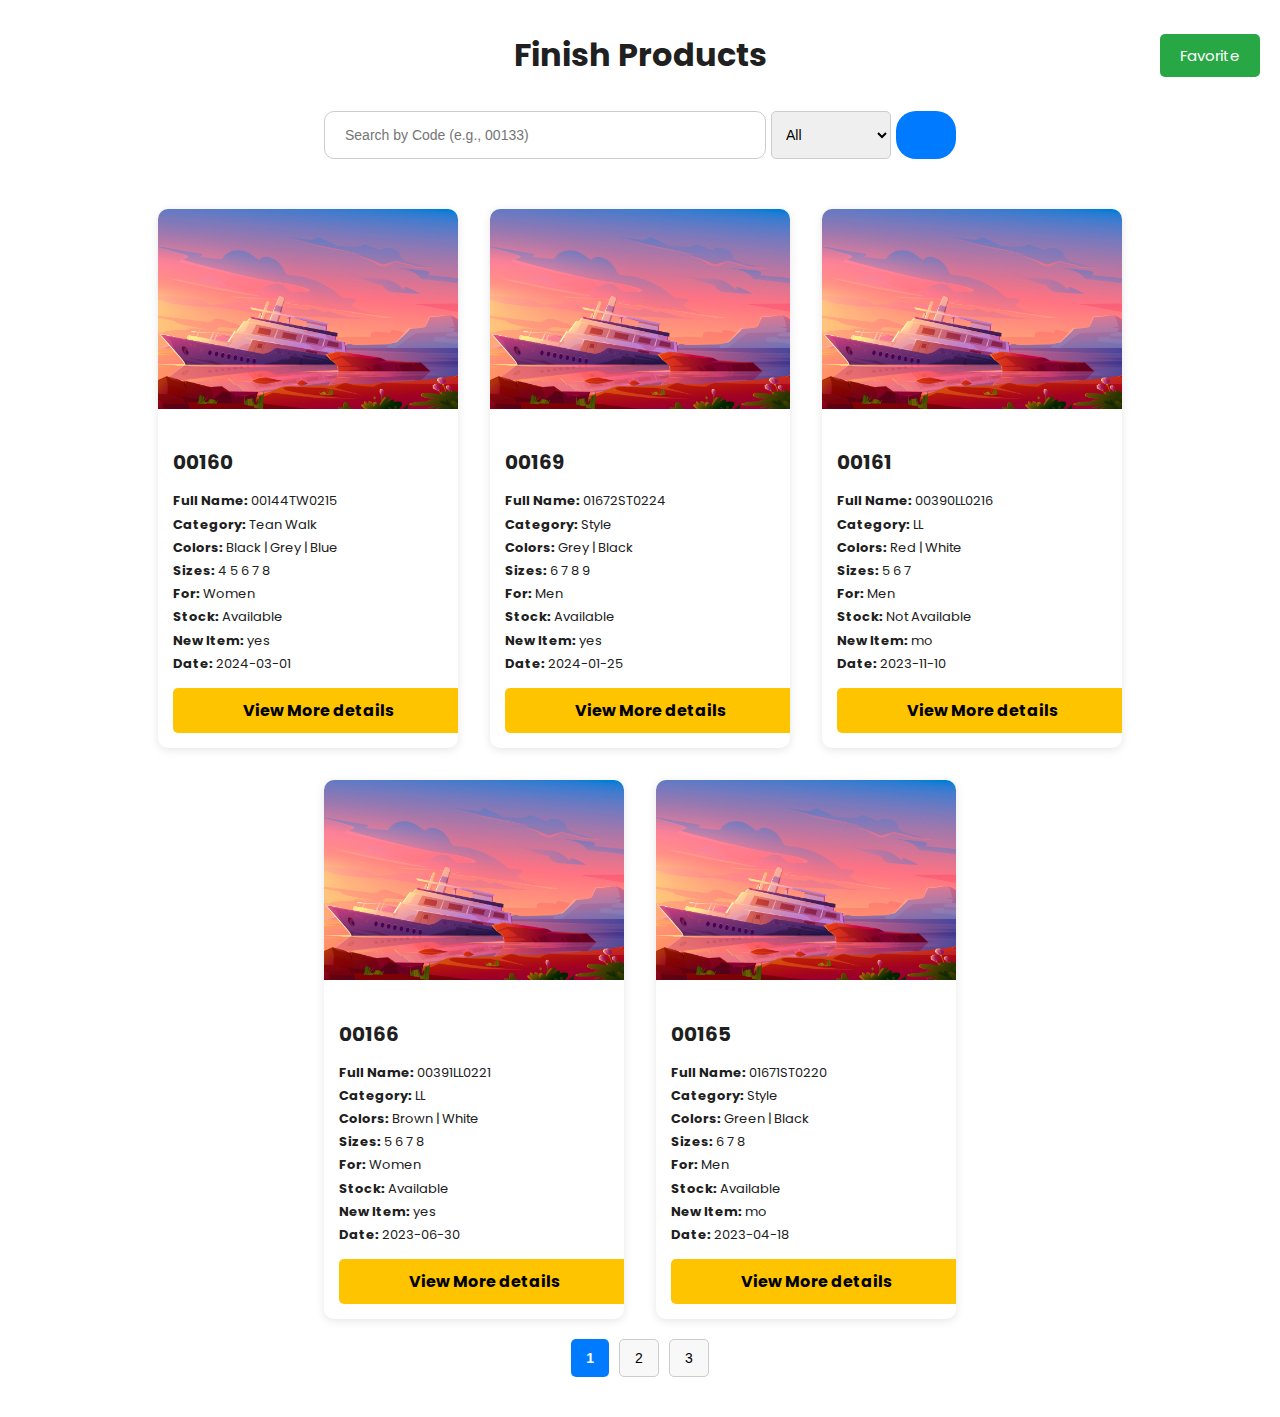
<file: index.html>
<!DOCTYPE html>
<html lang="en">
<head>
  <meta charset="UTF-8" />
  <meta name="viewport" content="width=device-width, initial-scale=1.0"/>
  <title>Item Search</title>
  <link rel="stylesheet" href="style.css">
      <link rel="stylesheet" href="https://cdnjs.cloudflare.com/ajax/libs/font-awesome/6.0.0-beta2/css/all.min.css"
    integrity="sha512-YWzhKL2whUzgiheMoBFwW8CKV4qpHQAEuvilg9FAn5VJUDwKZZxkJNuGM4XkWuk94WCrrwslk8yWNGmY1EduTA=="
    crossorigin="anonymous" referrerpolicy="no-referrer" />
</head>
<body class="item-page">

  <header class="header">
    <h1 class="page-heading">Finish Products</h1>
    <a href="favorite.html" class="favorites-btn">Favorite <i class="fa-solid fa-heart"></i></a>
  </header>

  <div class="search-box">
    <input type="text" id="searchInput" class="search-input" placeholder="Search by Code (e.g., 00133)">
        <select id="categoryFilter" class="category-dropdown">
      <option value="">All</option>
    </select>
    <button class="clear-btn"><i class="fa-solid fa-trash"></i></button>
  </div>

  <div id="resultsContainer" class="item-grid"></div>
  <div id="notFound" class="no-results">No matching items found.</div>

  <script src="data.js"></script>
  <script src="script.js"></script>
</body>
</html>
</file>
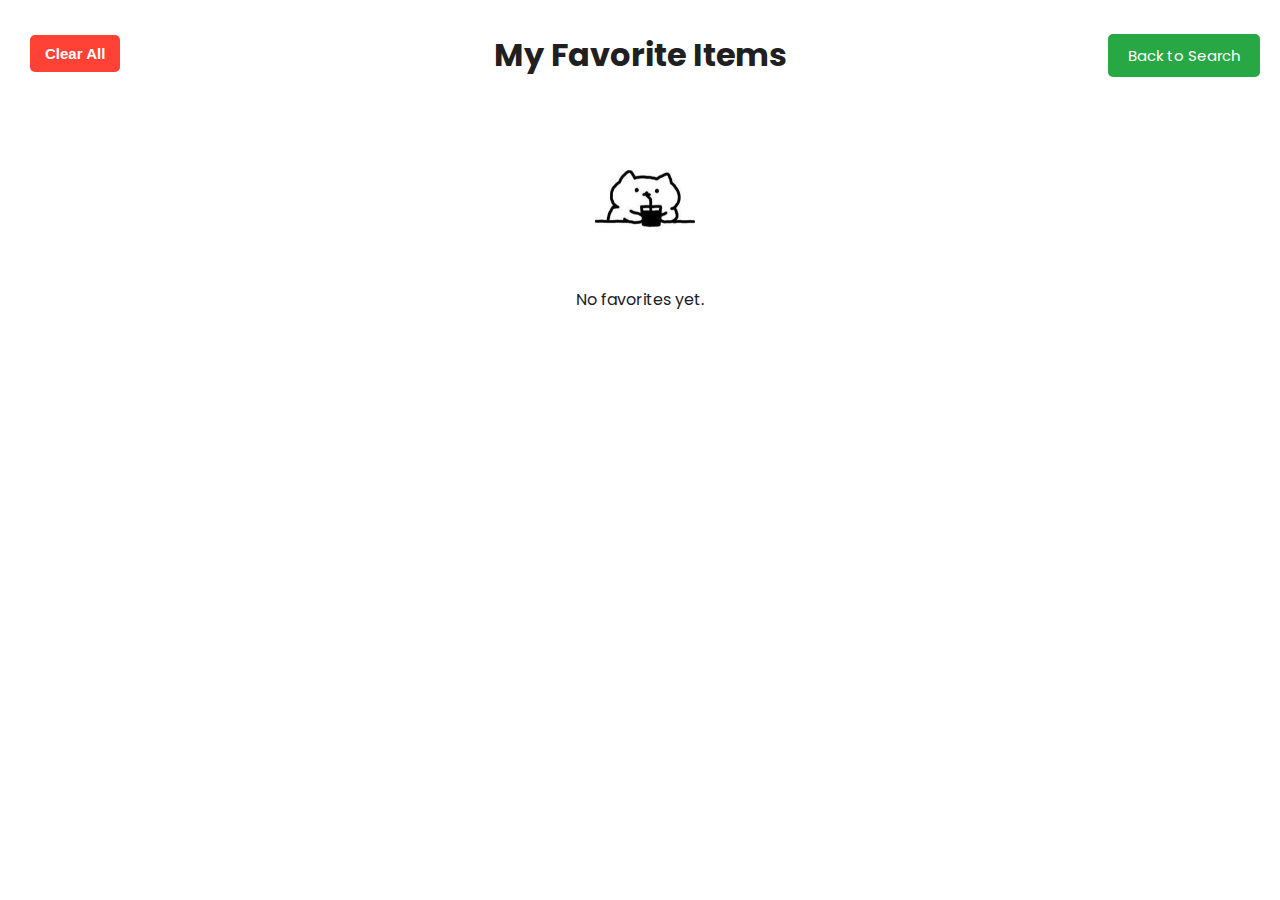
<file: favorite.html>
<!DOCTYPE html>
<html lang="en">
<head>
  <meta charset="UTF-8">
  <title>My Favorites</title>
  <link rel="stylesheet" href="style.css">
  <link rel="stylesheet" href="https://cdnjs.cloudflare.com/ajax/libs/font-awesome/6.5.0/css/all.min.css">
  <style>
    .remove-btn {
      background-color: #d7263d;
      color: white;
      padding: 8px 12px;
      margin: 10px auto 0;
      display: block;
      border: none;
      border-radius: 5px;
      cursor: pointer;
      font-weight: bold;
      text-align: center;
      width: 90%;
    }

    .remove-btn:hover {
      background-color: #a81c2b;
    }

    .clear-all-btn {
      position: absolute;
      left: 20px;
      top: 25px;
      background-color: #ff4136;
      color: white;
      padding: 10px 15px;
      border-radius: 5px;
      text-decoration: none;
      font-size: 15px;
      cursor: pointer;
    }

    .clear-all-btn:hover {
      background-color: #c7251b;
    }

    .logo-container {
      display: flex;
      justify-content: center;
      margin-top: 40px;
      margin-bottom: 20px;
    }

    .logo-container img {
      width: 100px;
      height: 100px;
      object-fit: contain;
    }

    .notification-toast {
      position: fixed;
      top: -50px;
      left: 50px;
      color: white;
      padding: 12px 20px;
      font-size: 14px;
      border-radius: 5px;
      z-index: 9999;
      transition: all 0.5s ease;
    }

    .notification-toast.show {
      top: 50px;
    }

    .notification-toast.success {
      background-color: #28a745;
    }

    .notification-toast.error {
      background-color: #d7263d;
    }

    @media screen and (max-width: 600px) {
      .clear-all-btn {
        position: static;
        margin: 10px auto;
        width: 90%;
        display: block;
        text-align: center;
      }

      .notification-toast {
        left: 10px;
        right: 10px;
        width: calc(100% - 20px);
      }
    }
  </style>
</head>
<body class="item-page">

  <header class="header">
    <h1 class="page-heading">My Favorite Items</h1>
    <a href="index.html" class="favorites-btn">Back to Search</a>
    <button class="clear-all-btn" onclick="clearAllFavorites()">Clear All</button>
  </header>

  <div class="logo-container">
    <img src="source/fv.jpg" alt="Web Logo">
  </div>

  <div id="favoritesContainer" class="item-grid"></div>

  <div id="toast" class="notification-toast"></div>

  <script>
    let favorites = JSON.parse(localStorage.getItem('favorites') || '[]');
    const container = document.getElementById('favoritesContainer');

    function showToast(message, type = 'success') {
      const toast = document.getElementById('toast');
      toast.textContent = message;
      toast.className = `notification-toast ${type} show`;
      setTimeout(() => {
        toast.classList.remove('show');
      }, 2500);
    }

    function saveFavorites(newFavorites) {
      localStorage.setItem('favorites', JSON.stringify(newFavorites));
    }

    function clearAllFavorites() {
      if (favorites.length > 0) {
        favorites = [];
        saveFavorites(favorites);
        renderFavorites();
        showToast('All favorites cleared.', 'error');
      }
    }

    function renderFavorites() {
      container.innerHTML = '';

      if (favorites.length === 0) {
        container.innerHTML = '<p style="text-align:center;">No favorites yet.</p>';
        return;
      }

      favorites.forEach(item => {
        const card = document.createElement('div');
        card.className = 'card';

        const newIcon = item.isNew ? '<span class="new">NEW</span>' : '';

        card.innerHTML = `
          <img src="${item.image}" alt="${item.name}">
          <div class="card-body">
            <div class="card-title-line">
              <h2 class="new-icon">${item.name} ${newIcon}</h2>
              <i class="fa-solid fa-heart favorite-icon" data-id="${item.name}"></i>
            </div>
            <p><strong>Full Name:</strong> ${item.fname}</p>
            <p><strong>Category:</strong> ${item.category}</p>
            <p><strong>Colors:</strong> ${item.colors}</p>
            <p><strong>Sizes:</strong> ${item.sizes}</p>
            <p><strong>For:</strong> ${item.forthe}</p>
            <p><strong>Stock:</strong> ${item.Stock}</p>
            <p><strong>Date:</strong> ${item.Date}</p>
            <a href="${item.link}" target="_blank" class="view-btn">${item.status}</a>
            <button class="remove-btn" data-id="${item.name}">Remove from Favorites</button>
          </div>
        `;

        container.appendChild(card);
      });

      document.querySelectorAll('.remove-btn').forEach(btn => {
        btn.addEventListener('click', () => {
          const name = btn.dataset.id;
          const index = favorites.findIndex(item => item.name === name);
          if (index !== -1) {
            favorites.splice(index, 1);
            saveFavorites(favorites);
            renderFavorites();
            showToast(`${name} removed from favorites`, 'error');
          }
        });
      });
    }

    renderFavorites();
  </script>
</body>
</html>
</file>
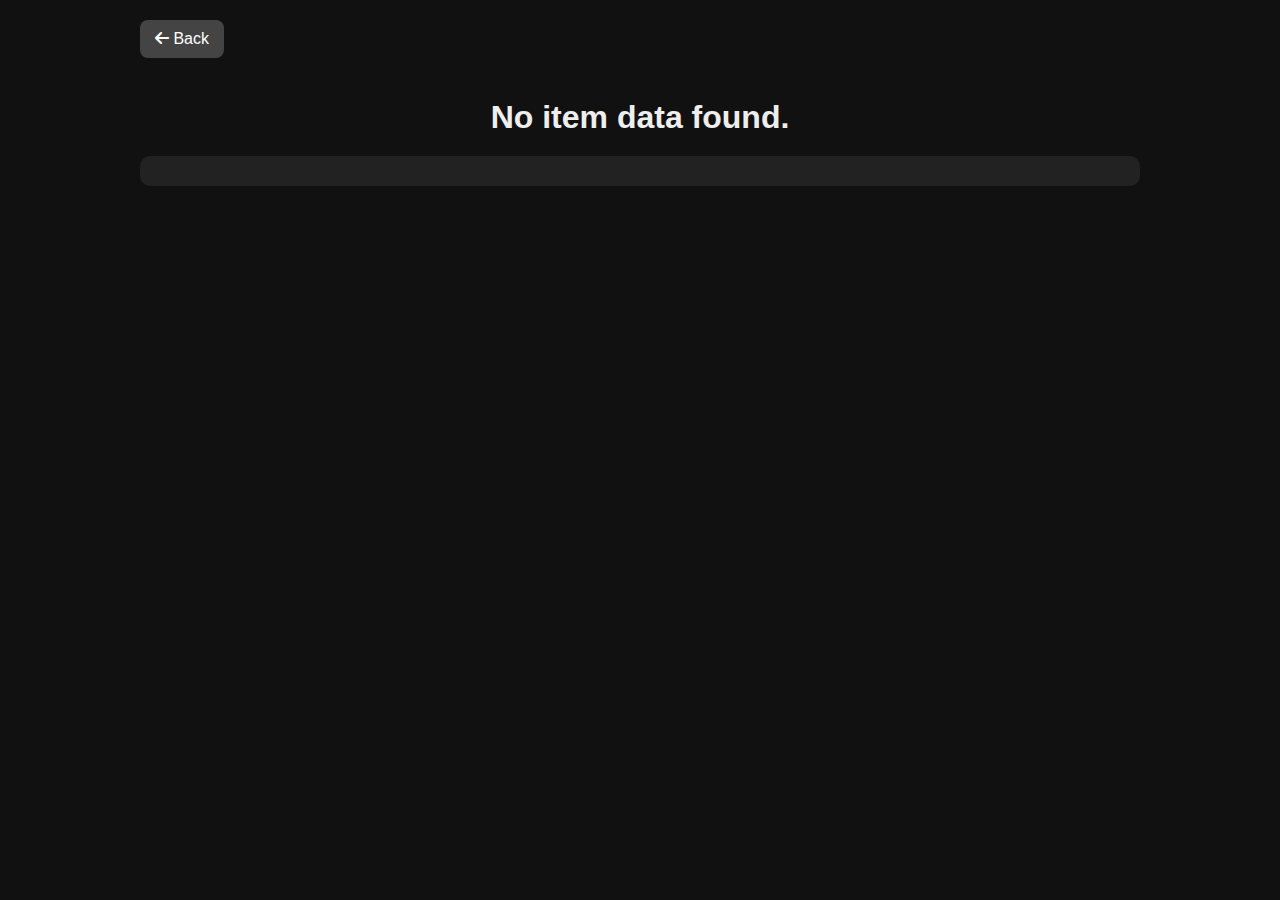
<file: template.html>
<!DOCTYPE html>
<html lang="en">
<head>
  <meta charset="UTF-8">
  <title>View Image</title>
  <link rel="stylesheet" href="viewimagestyle.css">
  <link rel="stylesheet" href="https://cdnjs.cloudflare.com/ajax/libs/font-awesome/6.5.0/css/all.min.css">
</head>
<body>
  <div class="container">
    <button class="back-btn" onclick="history.back()"><i class="fa-solid fa-arrow-left"></i> Back</button>
    <h1 id="itemTitle"></h1>
    <div id="itemDetails" class="details"></div>
    <div id="imageGallery" class="image-gallery"></div>
  </div>

  <script>
    const itemData = JSON.parse(localStorage.getItem('selectedItem'));
    const titleEl = document.getElementById('itemTitle');
    const detailsEl = document.getElementById('itemDetails');
    const galleryEl = document.getElementById('imageGallery');

    if (!itemData) {
      titleEl.textContent = 'No item data found.';
    } else {
      titleEl.textContent = itemData.name;

      // Item details
      detailsEl.innerHTML = `
        <p><strong>Full Name:</strong> ${itemData.fname}</p>
        <p><strong>Category:</strong> ${itemData.category}</p>
        <p><strong>Colors:</strong> ${itemData.colors}</p>
        <p><strong>Sizes:</strong> ${itemData.sizes}</p>
        <p><strong>For:</strong> ${itemData.forthe}</p>
        <p><strong>Stock:</strong> ${itemData.Stock}</p>
        <p><strong>Date:</strong> ${itemData.Date}</p>
      `;

      // Show all images
      const images = [];
      if (itemData.image) images.push(itemData.image);
      for (let i = 1; i <= 10; i++) {
        const key = `extraimage${i}`;
        if (itemData[key]) {
          images.push(itemData[key]);
        }
      }

      galleryEl.innerHTML = images.map(img => `
        <div class="image-wrapper">
          <img src="${img}" alt="Related Image">
        </div>
      `).join('');
    }
  </script>
</body>
</html>
</file>
<file: style.css>
/* Your original styling with improvements */
    @import url('https://fonts.googleapis.com/css2?family=Poppins:wght@600&display=swap');

    :root {
      --bg-color: #ffffff;
      --text-color: #202020;
      --accent-color: rgb(255, 196, 0);
      --button-color: #007BFF;
      --button-hover: #631010;
      --card-bg: white;
      --shadow: 0 2px 10px rgba(0,0,0,0.1);
    }

    .item-page {
      background-color: var(--bg-color);
      font-family: 'Poppins', sans-serif;
      color: var(--text-color);
      margin: 0;
      padding: 0;
    }

    .header {
      display: flex;
      flex-wrap: wrap;
      justify-content: center;
      align-items: center;
      padding: 10px;
      position: relative;
    }

    .page-heading {
      font-size: 2em;
    }

    .favorites-btn {
      position: absolute;
      right: 20px;
      background-color: #28a745;
      color: white;
      padding: 10px 20px;
      border-radius: 5px;
      text-decoration: none;
      font-size: 15px;
      transition: background-color 0.3s;
    }

    @media screen and (max-width: 600px) {
      .favorites-btn {
        position: static;
        margin-top: 10px;
        width: 100%;
        text-align: center;
      }
    }

    /* .favorites-btn:hover {
      background-color: #0b4e19;
    } */

    .search-box {
      display: flex;
      justify-content: center;
      margin: 0px auto 50px;
      flex-wrap: wrap;
      gap: 5px;
      padding: 0 0px;
    }

    .search-input {
      width: 400px;
      padding: 15px 20px;
      border-radius: 10px;
      border: 1px solid #ccc;
      font-size: 14px;
      transition: border-color 0.3s;
    }

    @media screen and (max-width: 600px) {
      .search-input {
        width: 80%;
        max-width: 400px;
      }
    }

    .search-input:hover, .search-input:focus {
      border-color: lightseagreen;
      outline: none;
    }

    .category-dropdown {
      padding: 10px;
      border-radius: 5px;
      border: 1px solid #ccc;
      font-size: 14px;
      min-width: 120px;
    }

    .clear-btn {
      padding: 10px 30px;
      border: none;
      background-color: var(--button-color);
      color: white;
      border-radius: 20px;
      cursor: pointer;
      transition: background-color 0.3s;
    }

    /* .clear-btn:hover {
      background-color: var(--button-hover);
    } */

    .item-grid {
      display: flex;
      flex-wrap: wrap;
      justify-content: center;
      gap: 2em;
      padding: 0 2em;
    }

    .card {
      background-color: var(--card-bg);
      border-radius: 10px;
      box-shadow: var(--shadow);
      max-width: 300px;
      transition: transform 0.3s;
      overflow: hidden;
    }

    .card:hover {
      transform: translateY(-5px);
    }

    .card img {
      width: 100%;
      height: 200px;
      object-fit: cover;
      cursor: pointer;
      transition: transform 0.3s;
    }

    .card img:hover {
      transform: scale(1.05);
    }

    .card img.error {
      background: #f8f9fa;
      display: flex;
      align-items: center;
      justify-content: center;
      color: #6c757d;
    }

    .card-body {
      padding: 15px;
    }

    .card-body h2 {
      font-size: 20px;
      margin-bottom: 5px;
    }

    .card-body p {
      font-size: 13px;
      margin: 5px 0;
      line-height: 1.4;
    }

    .card-title-line {
      display: flex;
      align-items: center;
      justify-content: space-between;
      margin-bottom: 10px;
    }

    .favorite-icon {
      font-size: 18px;
      color: gray;
      cursor: pointer;
      transition: all 0.3s ease;
    }

    .favorite-icon:hover {
      color: #ff0000;
    }

    .favorite-icon.fa-solid {
      color: rgb(224, 9, 9);
    }

    .new-item-icon {
      color: var(--accent-color);
      font-size: 12px;
      margin-right: 6px;
      animation: pulse 2s infinite;
      position: relative;
      bottom: 2.2px;
    }

    .new {
      color: var(--accent-color);
      font-size: 12px;
      font-weight: bold;
      background: rgba(255, 196, 0, 0.2);
      padding: 2px 10px;
      border-radius: 10px;
      margin-left: 5px;
      position: relative;
      bottom: 2.2px;
    }

    @keyframes pulse {
      0%, 100% { opacity: 1; }
      50% { opacity: 0.5; }
    }

    .view-btn {
      display: block;
      text-align: center;
      margin: 15px auto 0;
      padding: 10px;
      background-color: var(--accent-color);
      border-radius: 5px;
      text-decoration: none;
      color: #000;
      font-weight: bold;
      cursor: pointer;
      border: none;
      width: 100%;
      transition: background-color 0.3s;
    }

    .view-btn:hover {
      background-color: gold;
    }
    .remove-btn{
          display: block;
          text-align: center;
          margin: 10px auto 0;
          padding: 10px;
          background-color: #960901;
          border-radius: 5px;
          text-decoration: none;
          color: #fff3f3;
          font-weight: bold;
          cursor: pointer;
          border: none;
          width: 100%;
          transition: background-color 0.3s;
    }
    .no-results {
      text-align: center;
      font-size: 16px;
      color: gray;
      margin-top: 40px;
      display: none;
    }

    .pagination {
      display: flex;
      justify-content: center;
      margin: 20px 0 40px;
      gap: 10px;
      flex-wrap: wrap;
    }

    .page-btn {
      padding: 10px 15px;
      font-size: 14px;
      border: 1px solid #ccc;
      background-color: #f8f8f8;
      cursor: pointer;
      border-radius: 5px;
      transition: all 0.3s;
    }

    .page-btn:hover {
      background-color: #ddd;
    }

    .page-btn.active {
      background-color: #007BFF;
      color: white;
      font-weight: bold;
      border: none;
    }

    .notification-toast {
      position: fixed;
      top: -50px;
      left: 50px;
      color: white;
      padding: 12px 20px;
      font-size: 14px;
      border-radius: 5px;
      z-index: 9999;
      transition: all 0.5s ease;
    }

    .notification-toast.show {
      top: 50px;
    }

    @media screen and (max-width: 600px) {
      .notification-toast {
        left: 10px;
        /* right: 5%; */
        width: calc(100% - 60px);
      }
    }

    .notification-toast.success {
      background-color: #28a745;
    }

    .notification-toast.error {
      background-color: #d7263d;
    }

    /* Image Modal Styles */
    .image-modal {
      display: none;
      position: fixed;
      z-index: 10000;
      left: 0;
      top: 0;
      width: 100%;
      height: 100%;
      background-color: rgba(0, 0, 0, 0.9);
      animation: fadeIn 0.3s;
    }

    @keyframes fadeIn {
      from { opacity: 0; }
      to { opacity: 1; }
    }

    .modal-content {
      position: relative;
      margin: auto;
      padding: 20px;
      width: 90%;
      max-width: 900px;
      height: 90%;
      display: flex;
      flex-direction: column;
      justify-content: center;
    }

    .modal-header {
      display: flex;
      justify-content: space-between;
      align-items: center;
      color: white;
      margin-bottom: 20px;
    }

    .modal-title {
      font-size: 1.5em;
      font-weight: bold;
    }

    .close {
      color: #aaa;
      font-size: 28px;
      font-weight: bold;
      cursor: pointer;
      transition: color 0.3s;
    }

    .close:hover,
    .close:focus {
      color: white;
    }

    .main-image-container {
      flex: 1;
      display: flex;
      justify-content: center;
      align-items: center;
      margin-bottom: 20px;
    }

    .main-image {
      max-width: 100%;
      max-height: 70vh;
      object-fit: contain;
      border-radius: 10px;
      box-shadow: 0 4px 20px rgba(255, 255, 255, 0.1);
    }

    .thumbnail-container {
      display: flex;
      justify-content: center;
      gap: 10px;
      flex-wrap: wrap;
      margin-top: 20px;
    }

    .thumbnail {
      width: 80px;
      height: 80px;
      object-fit: cover;
      border-radius: 5px;
      cursor: pointer;
      border: 2px solid transparent;
      transition: all 0.3s;
    }

    .thumbnail:hover {
      border-color: var(--accent-color);
      transform: scale(1.05);
    }

    .thumbnail.active {
      border-color: var(--accent-color);
    }

    .image-nav {
      position: absolute;
      top: 50%;
      transform: translateY(-50%);
      background: rgba(255, 255, 255, 0.8);
      border: none;
      font-size: 24px;
      padding: 10px 15px;
      cursor: pointer;
      border-radius: 50%;
      transition: all 0.3s;
    }

    .image-nav:hover {
      background: rgba(255, 255, 255, 1);
    }

    .prev {
      left: 20px;
    }

    .next {
      right: 20px;
    }

    @media screen and (max-width: 600px) {
      .modal-content {
        padding: 10px;
      }
      
      .thumbnail {
        width: 60px;
        height: 60px;
      }
      
      .image-nav {
        font-size: 20px;
        padding: 8px 12px;
      }
    }


.welcome-popup {
  display: none;
  position: fixed;
  z-index: 9999;
  top: 0;
  left: 0;
  width: 100%;
  height: 100%;
  background-color: rgba(0, 0, 0, 0.65);
  display: flex;
  justify-content: center;
  align-items: center;
  animation: fadeIn 0.5s ease-in-out;
}

.popup-content {
  background-color: #fff;
  padding: 30px 25px;
  border-radius: 10px;
  text-align: center;
  max-width: 400px;
  box-shadow: 0 0 25px rgba(0, 0, 0, 0.25);
  animation: popIn 0.4s ease-in-out;
}

.popup-content h2 {
  margin: 0 0 10px;
  font-size: 24px;
  color: #007BFF;
}

.popup-content p {
  font-size: 16px;
  color: #444;
}

.popup-content button {
  margin-top: 20px;
  padding: 10px 20px;
  background-color: #007BFF;
  border: none;
  color: #fff;
  font-weight: bold;
  border-radius: 5px;
  cursor: pointer;
}
.popup-content button:hover {
  background-color: #0056b3;
}
.popup-gif {
  width: 100px;
  height: 100px;
  object-fit: contain;
  margin: 15px 0;
}
.popup-content {
  position: relative;
  background-color: #fff;
  padding: 30px 25px;
  border-radius: 10px;
  text-align: center;
  max-width: 400px;
  box-shadow: 0 0 25px rgba(0, 0, 0, 0.25);
  animation: popIn 0.4s ease-in-out;
}

.popup-close {
  position: absolute;
  top: 8px;
  right: 12px;
  font-size: 18px;
  cursor: pointer;
  color: #999;
  font-weight: bold;
}

.popup-close:hover {
  color: #d7263d;
}

@keyframes popIn {
  from { transform: scale(0.8); opacity: 0; }
  to { transform: scale(1); opacity: 1; }
}

@keyframes fadeIn {
  from { background-color: rgba(0,0,0,0); }
  to { background-color: rgba(0,0,0,0.65); }
}

.welcome-popup {
  position: fixed;
  top: 0;
  left: 0;
  width: 100%;
  height: 100%;
  background-color: rgba(0,0,0,0.7);
  display: none;
  justify-content: center;
  align-items: center;
  z-index: 9999;
}

.popup-content {
  position: relative;
  background-color: rgb(255, 255, 255);
  padding: 30px 20px;
  border-radius: 10px;
  text-align: center;
  max-width: 400px;
  box-shadow: 0 0 25px rgba(0,0,0,0.3);
  animation: popIn 0.3s ease-in-out;
}
.popup-content h2{
  color: #161515;
  z-index: 9999999;
}
.popup-gif {
  max-width: 100%;
  scale: 100%;
  z-index: -1;
  height: 50px;
  margin: 2px 0;
}

.popup-close {
  position: absolute;
  top: 8px;
  right: 12px;
  font-size: 18px;
  cursor: pointer;
  color: #999;
  font-weight: bold;
}

.popup-close:hover {
  color: #d7263d;
}



 .logo-container {
      display: flex;
      justify-content: center;
      margin-top: 0px;
      margin-bottom: 0px;
      margin-left: 10px;
    }
    .logo-container img {
      width: 50px;
      height: 50px;
      object-fit: contain;
    }

    .share-btn {
  background-color: #007bff;
  color: white;
  padding: 10px 20px;
  border-radius: 5px;
  font-size: 14px;
  font-weight: bold;
  border: none;
  cursor: pointer;
  margin: 10px;
}

.share-btn:hover {
  background-color: #0056b3;
}
    .clear-all-btn {
      background-color: #ff4136;
      color: white;
      padding: 10px 20px;
      border-radius: 5px;
      font-size: 14px;
      cursor: pointer;
      margin: 10px;
      font-weight: bold;
      border: none;
    }
    .clear-all-btn:hover {
      background-color: #c7251b;
    }
        @media screen and (max-width: 600px) {
      .clear-all-btn, .favorites-btn {
        width: 90%;
        margin-top: 10px;
        position: static;
      }
    }

#footer {
  position: relative;
  bottom: 0;
  padding: 20px 0;
  background-color: #ffffff;
  border-top: 1px solid #ccd6e0;
}

#footer center:first-child {
  font-size: 10px;
  margin: 50px 0;
  color: #333;
  line-height: 1.4;
}

#footer center:last-child {
  font-size: 10px;
  margin: 100px 0;
  color: red;
  line-height: 1.2;
}


.footer-main-text {
  font-size: 10px;
  margin: 5px 0;
  color: #333;
  text-align: center;
  line-height: 1.4;
}
.footer_img{
  display: flex;
  display: flex;
  align-items: center;
  justify-content: center;
}
.footer_img img{
  width: 30px;
}
.footer-copyright {
  font-size: 8px;
  margin: 0px 0;
  color: rgb(105, 105, 105);
  text-align: center;
  line-height: 1.2;
}

/* Responsive design considerations */
@media (max-width: 768px) {
  #footer center:first-child,
  .footer-main-text {
    margin: 5px 100px;
    font-size: 9px;
  }
  
  #footer center:last-child,
  .footer-copyright {
    margin: 5px 0 0;
    font-size: 7px;
  }
}
</file>
<file: viewimagestyle.css>
body {
  margin: 0;
  padding: 20px;
  font-family: 'Poppins', sans-serif;
  background-color: #111;
  color: #eee;
}

.container {
  max-width: 1000px;
  margin: 0 auto;
}

.back-btn {
  background-color: #444;
  color: white;
  padding: 10px 15px;
  border: none;
  cursor: pointer;
  font-size: 16px;
  margin-bottom: 20px;
  border-radius: 8px;
  transition: background 0.3s;
}
.back-btn:hover {
  background-color: #666;
}

h1 {
  text-align: center;
  margin-bottom: 20px;
}

.details {
  margin-bottom: 30px;
  background: #222;
  padding: 15px;
  border-radius: 10px;
}

.image-gallery {
  display: grid;
  grid-template-columns: repeat(auto-fill, minmax(180px, 1fr));
  gap: 20px;
}

.image-wrapper img {
  width: 100%;
  height: auto;
  border-radius: 10px;
  object-fit: cover;
  transition: transform 0.3s ease;
}

.image-wrapper img:hover {
  transform: scale(1.05);
}
</file>
